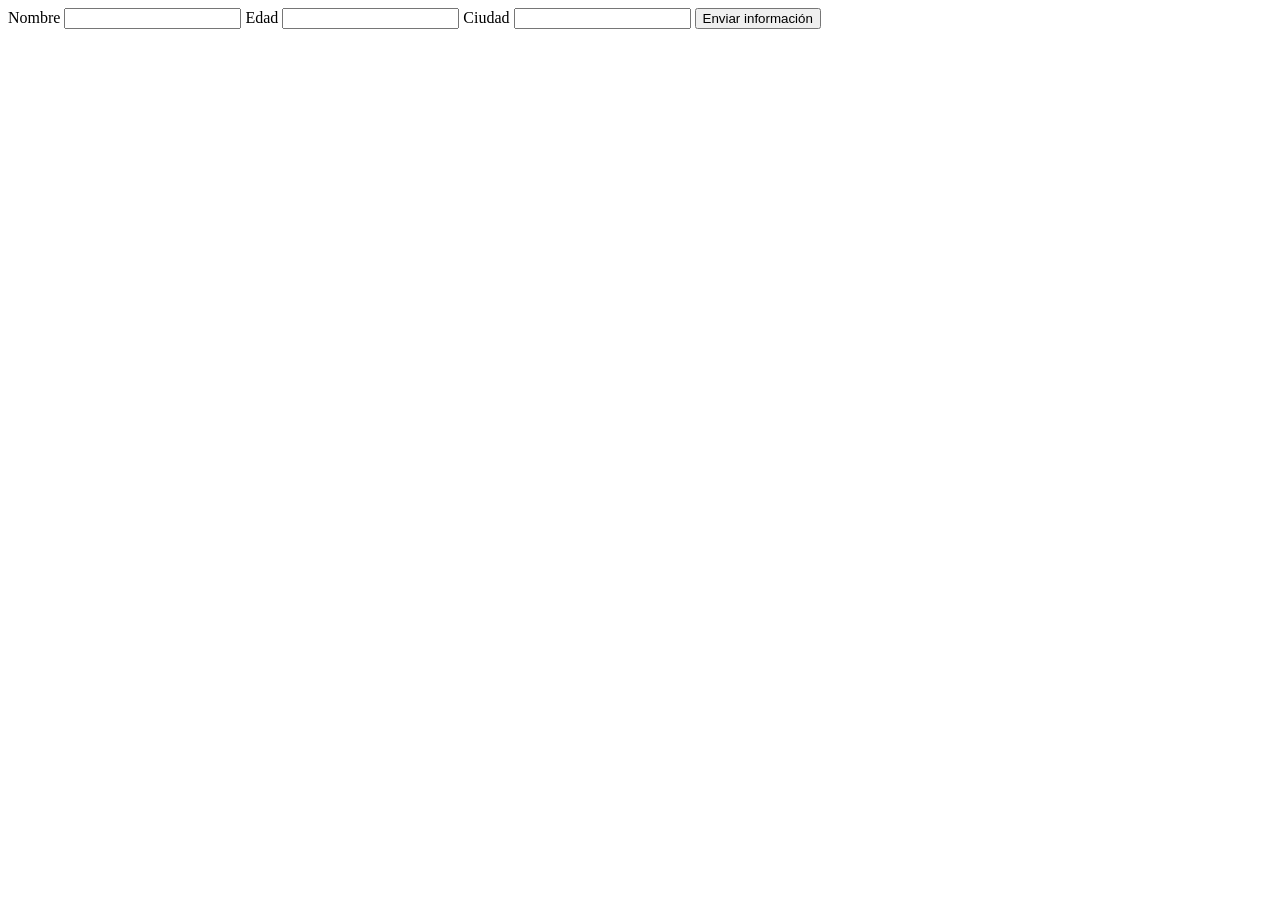
<file: index.html>
<!DOCTYPE html>
<html lang="en">

<head>
    <meta charset="UTF-8">
    <meta name="viewport" content="width=device-width, initial-scale=1.0">
    <title>Formularios</title>
</head>

<body>
    
<!-- Formulario 1 <form>
        <label for="Nombre">Nombre</label>
        <input type="Text" id="nombre" name="nombre">
        <button type="submit">Enviar</button>
    </form>  -->

<!-- <form action="https://httpbin.org/get" method="get">
<label for="libro">Buscar libro</label>
<input type="text" id="libro" name="titulo">
<button type="submit">Enviar</button>
</form> -->

<!-- <form action="https://httpbin.org/post" method="post">
<label for="nombre">Nombre</label>
<input type="text" id="nombre" name="nom">

<label for="apellido">Apellido</label>
<input type="text" id="apellido" name="apellido">

<button type="submit">Enviar</button> </form>
-->

<form action="https://httpbin.org/post" method="post">
<label for="nombre">Nombre</label>
<input type="text" id="nombre" name="nombre">

<label for="edad">Edad</label>
<input type="number" id="edad" name="edad">

<label for="Ciudad">Ciudad</label>
<input type="text" id="ciudad" name="ciudad">

<button type="submit">Enviar información</button>

</form>







</body>

</html>
</file>
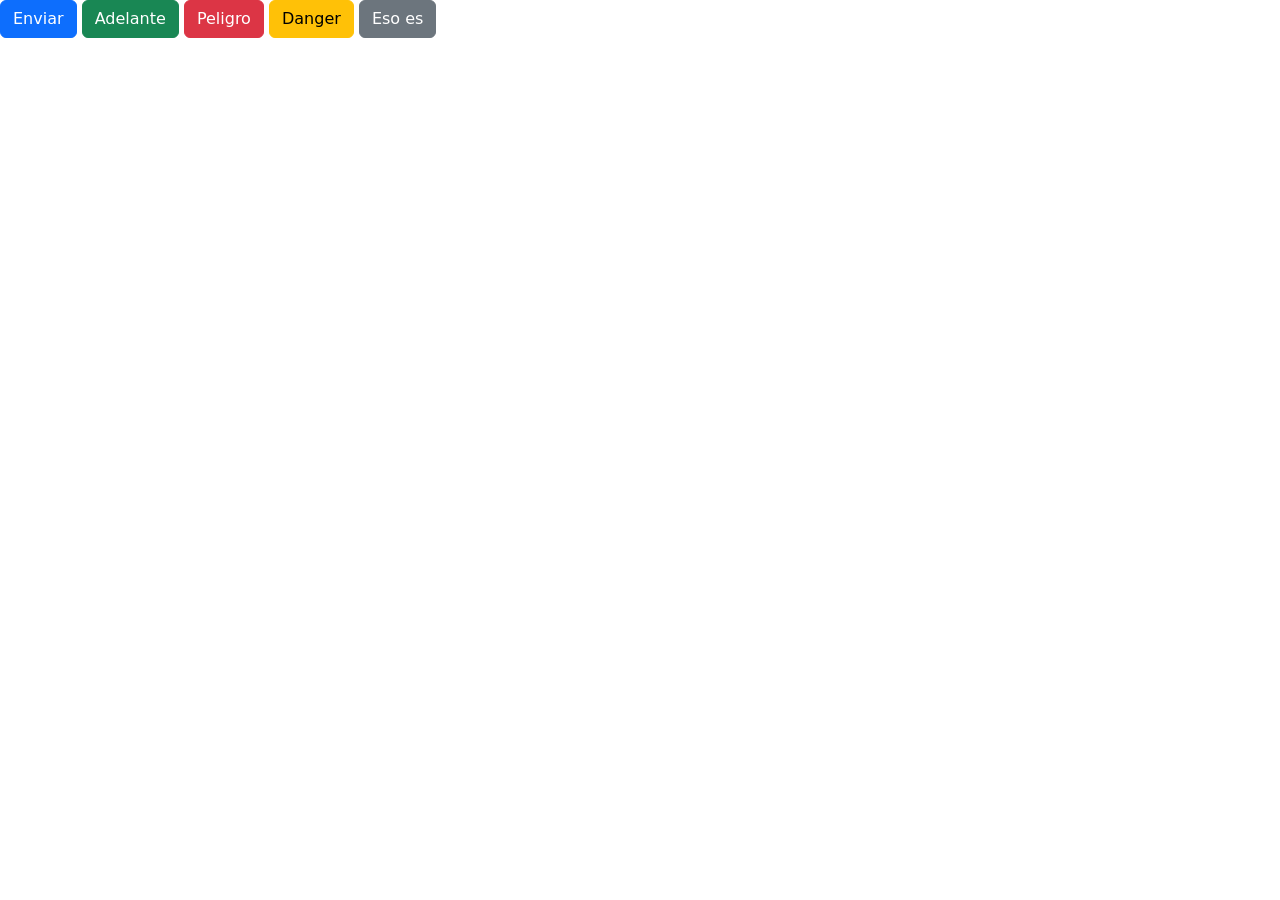
<file: bootstrap/index.html>
<!DOCTYPE html>
<html lang="en">
<head>
    <meta charset="UTF-8">
    <meta name="viewport" content="width=device-width, initial-scale=1.0">
    <title>Enlace externo para bootstrap</title>
    <link href="https://cdn.jsdelivr.net/npm/bootstrap@5.3.9/dist/css/bootstrap.min.css" rel="stylesheet">
</head>
<body>
<button class="btn btn-primary">Enviar</button>
<button class="btn btn-success">Adelante</button>
<button class="btn btn-danger">Peligro</button>
<button class="btn btn-warning">Danger</button>
<button class="btn btn-secondary">Eso es</button>

<script src="https://cdn.jsdelivr.net/npm/bootstrap@5.3.9/dist/js/bootstrap.bundle.min.js" integrity="sha384-WyOxWvTyr1QaMPfiPJSv76iReVthorl5uWlFtZPyK0IEB0hGzo9y5Bp9mYanr8Bu" crossorigin="anonymous"></script>
</body>

</html>
</file>
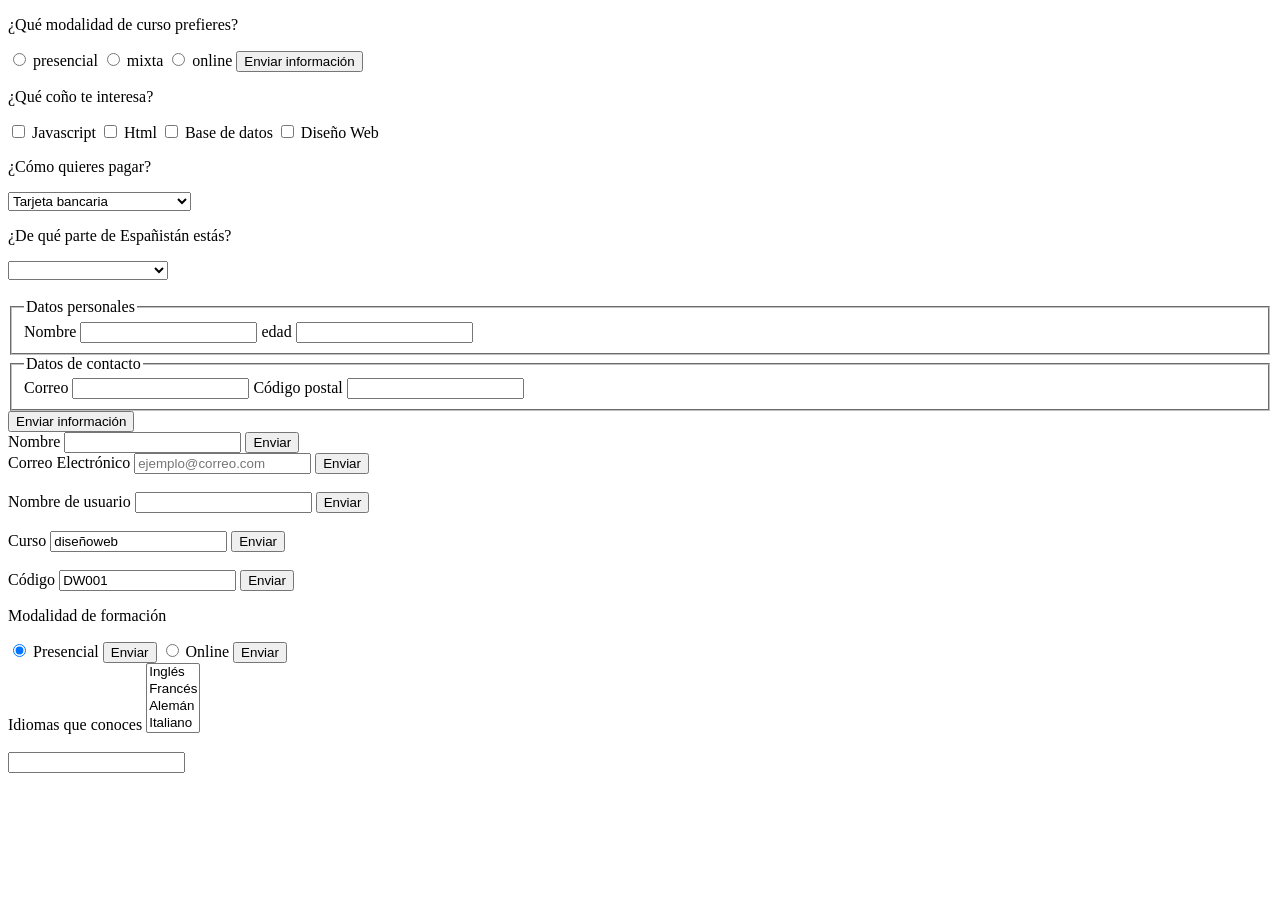
<file: contacto.html>
<!DOCTYPE html>
<html lang="en">
<head>
    <meta charset="UTF-8">
    <meta name="viewport" content="width=device-width, initial-scale=1.0">
    <title>Document</title>
</head>
<body>

<!-- <form action="https://httpbin.org/get" method="get">
<label for="nombre">Nombre</label>
<input type="text" id="nombre" name="nombre">

<label for="correoelectronico">Correo Electrónico</label>
<input type="email" id="correoelectronico" name="correoelectronico">

<label for="Asunto">Asunto</label>
<textarea id="asunto" name="asunto"></textarea>

<label for="Mensajelargo">Mensajelargo</label>
<textarea id="asunto" name="asunto" rows="5"> </textarea>

<label for="modalidaddelcurso">Modadidad del curso</label>
<input type="radio" name="modalidaddelcurso">Modalidaddelcurso</label>

</form> -->

<form action="https://httpbin.org/get" method="get">

<p>¿Qué modalidad de curso prefieres?</p>

<input type="radio" id="presencial" name="modalidad" value="presencial">
<label for="presencial">presencial</label>

<input type="radio" id="mixta" name="modalidad" value="mixta">
<label for="mixta">mixta</label>

<input type="radio" id="online" name="modalidad" value="online">
<label for="online">online</label>

<button type="Elegir">Enviar información</button>

<p>¿Qué coño te interesa?</p>

<input type="checkbox" id="javascript"
name="intereses" value="javascript">
<label for="javascript">Javascript</label>

<input type="checkbox" id="html"
name="intereses" value="html">
<label for="html">Html</label>

<input type="checkbox" id="basedatos"
name="intereses" value="basedatos">
<label for="basedatos">Base de datos</label>

<input type="checkbox" id="diseñoweb"
name="intereses" value="diseñoweb">
<label for="diseñoweb">Diseño Web</label>

<p>¿Cómo quieres pagar?</p>

<label for="pago" name="pago"></label>
<select id="pago">
<option value="tarjeta">Tarjeta bancaria</option>
<option value="metálico">Con monedillas de céntimo</option>
<option value="Paytimopal">PayTimopal</option>
<option value="Transferencia">Transferencia</option>
</select>

<p>¿De qué parte de Españistán estás?</p>
<label for="ciudad" name="ciudad"></label>
<select id="ciudad">
<option value="default"></option>
<option value="cordoba">Esaborioland</option>
<option value="granada">Mala Follá Land</option>
<option value="sevilla">MiArmaland</option>
<option value="almeria">Desierto</option>
<option value="jaen">Olivos por todas partes</option>
<option value="malaga">Tierra de guiris</option>
<option value="cadiz">Espetitos caros</option>
<option value="huelva">Huerva</option>
</select>

</form>

<br>

<form>
    <fieldset>
<legend>Datos personales</legend>
<label for="nombre">Nombre</label>
<input type="text" id="nombre" name="nombre">
<label for="edad">edad</label>
<input type="text" id="edad" name="edad">
    </fieldset>
<fieldset>
<legend>Datos de contacto</legend>
<label for="correo">Correo</label>
<input type="email" id="correo" name="correo">
<label for="codigopostal">Código postal</label>
<input type="number" id="codigopostal" name="codigopostal">
</fieldset>
<button type="Elegir">Enviar información</button>
</form>

<form>
<label for="nombre">Nombre</label>
<input type="text" id="nombre" name="nombre" required>
<button type="submit">Enviar</button>
</form>

<form>
<label for="correo">Correo Electrónico</label>
<input type="email"
id="correo"
name="correo"
placeholder="ejemplo@correo.com">
<button type="submit">Enviar</button>
</form>

<br>

<form>
<label for="usuario">Nombre de usuario</label>
<input type="text"
id="usuario"
name="usuario"
minlength="4"
maxlength="15">
<button type="submit">Enviar</button>
</form>

<br>

<form action="https://httpbin.org/get" method="get">
<label for="curso">Curso</label>
<input type="text"
id="curso"
name="curso"
value="diseñoweb"
readonly>
<button type="submit">Enviar</button>
</form>

<br>
    
<form action="https://httpbin.org/get" method="get"></form>
<label for="codigo">Código</label>
<input type="text"
id="codigo"
name="codigo"
value="DW001"
readonly>
<button type="submit">Enviar</button>
</form>

<form>
<p>Modalidad de formación</p>

<input type="radio"
id="presencial"
name="modalidad"
value="presencial"
checked>
<label for="presencial">Presencial</label>
<button type="submit">Enviar</button>

<input type="radio"
id="online"
name="modalidad"
value="online">
<label for="online">Online</label>
<button type="submit">Enviar</button>
</form>

<label for="idiomas">Idiomas que conoces</label>
<select id="idiomas" name="idiomas" multiple size="4"></label>
<option value="ingles">Inglés</option>
<option value="frances">Francés</option>
<option value="aleman">Alemán</option>
<option value="italiano">Italiano</option>
<button type="submit">Enviar</button>
</select>

<br>
<br>

<!-- <form>
<label for="buscar">Buscar</label>
<input type="text"
id="buscar"
name="buscar"
autofocus>
</form> -->

<form>
<input type="text"
id="codigo"
name="codigo"
pattern="[0-9]{4}"
title="Introduce cuatro números"
required>
</form>




</body>
</html>
</file>
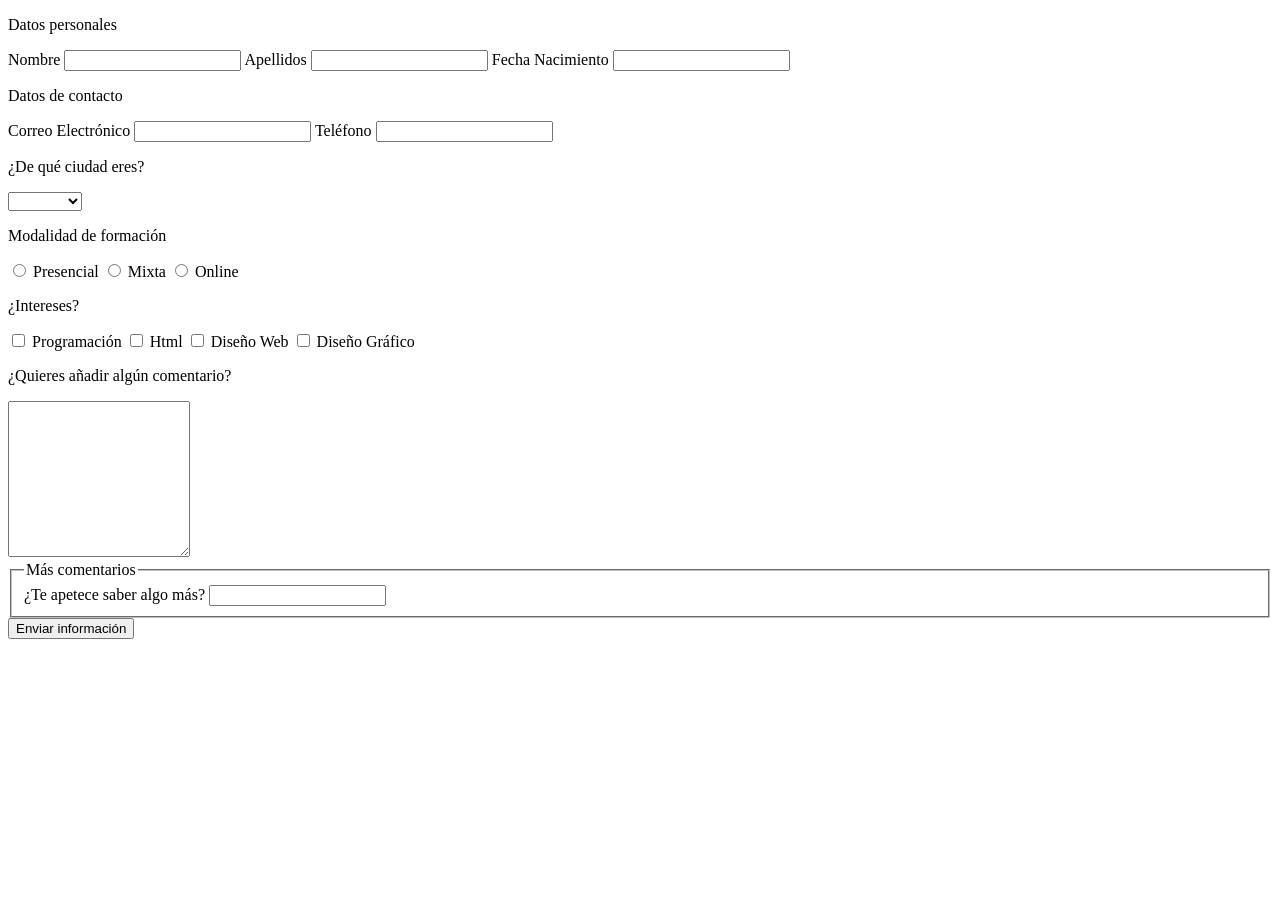
<file: ejercicio.html>
<!DOCTYPE html>
<html lang="en">

<head>
    <meta charset="UTF-8">
    <meta name="viewport" content="width=device-width, initial-scale=1.0">
    <title>Ejercicio</title>
</head>

<body>

    <form action="https://httpbin.org/get" method="get">
        <p>Datos personales</p>

        <label for="nombre">Nombre</label>
        <input type="text" id="nombre" name="nombre">

        <label for="apellidos">Apellidos</label>
        <input type="text" id="apellidos" name="apellidos">
        <label for="fechanacimiento">Fecha Nacimiento</label>
        <input id="number" name="asunto"></input>

        <p>Datos de contacto</p>

        <label for="correoelectronico">Correo Electrónico</label>
        <input type="email" id="correoelectronico" name="correoelectronico">

        <label for="telefono">Teléfono</label>
        <input type="number" name="telefono"></input>
        
        <p>¿De qué ciudad eres?</p>
        
        <label for="ciudad" name="ciudad"></label>
        <select id="ciudad">
            <option value="default"></option>
            <option value="cordoba">Córdoba</option>
            <option value="granada">Graná</option>
            <option value="sevilla">Sevilla</option>
            <option value="almeria">Almería</option>
            <option value="jaen">Jaén</option>
            <option value="malaga">Málaga</option>
            <option value="cadiz">Cádiz</option>
            <option value="huelva">Huelva</option>
</select>

<p>Modalidad de formación</p>

<input type="radio" id="presencial" name="modalidad" value="presencial">
<label for="presencial">Presencial</label>

<input type="radio" id="mixta" name="modalidad" value="mixta">
<label for="mixta">Mixta</label>

<input type="radio" id="online" name="modalidad" value="online">
<label for="online">Online</label>

<p>¿Intereses?</p>
<input type="checkbox" id="programacion"
name="intereses" value="programacion">
<label for="programacion">Programación</label>

<input type="checkbox" id="html"
name="intereses" value="html">
<label for="html">Html</label>

<input type="checkbox" id="diseñoweb"
name="intereses" value="diseñoweb">
<label for="diseñoweb">Diseño Web</label>

<input type="checkbox" id="diseñografico"
name="intereses" value="diseñografico">
<label for="diseñografico">Diseño Gráfico</label>

<p>¿Quieres añadir algún comentario?</p>
<label for="Mensajelargo"></label>
<textarea id="asunto" name="asunto" rows="10"> </textarea>

<br>

<fieldset>
<legend>Más comentarios</legend>
<label for="comentarios">¿Te apetece saber algo más?</label>
<input type="text" id="comentarios" name="comentarios">
    </fieldset>
</fieldset>

<button type="Elegir">Enviar información</button>

    </form>

</body>

</html>
</file>
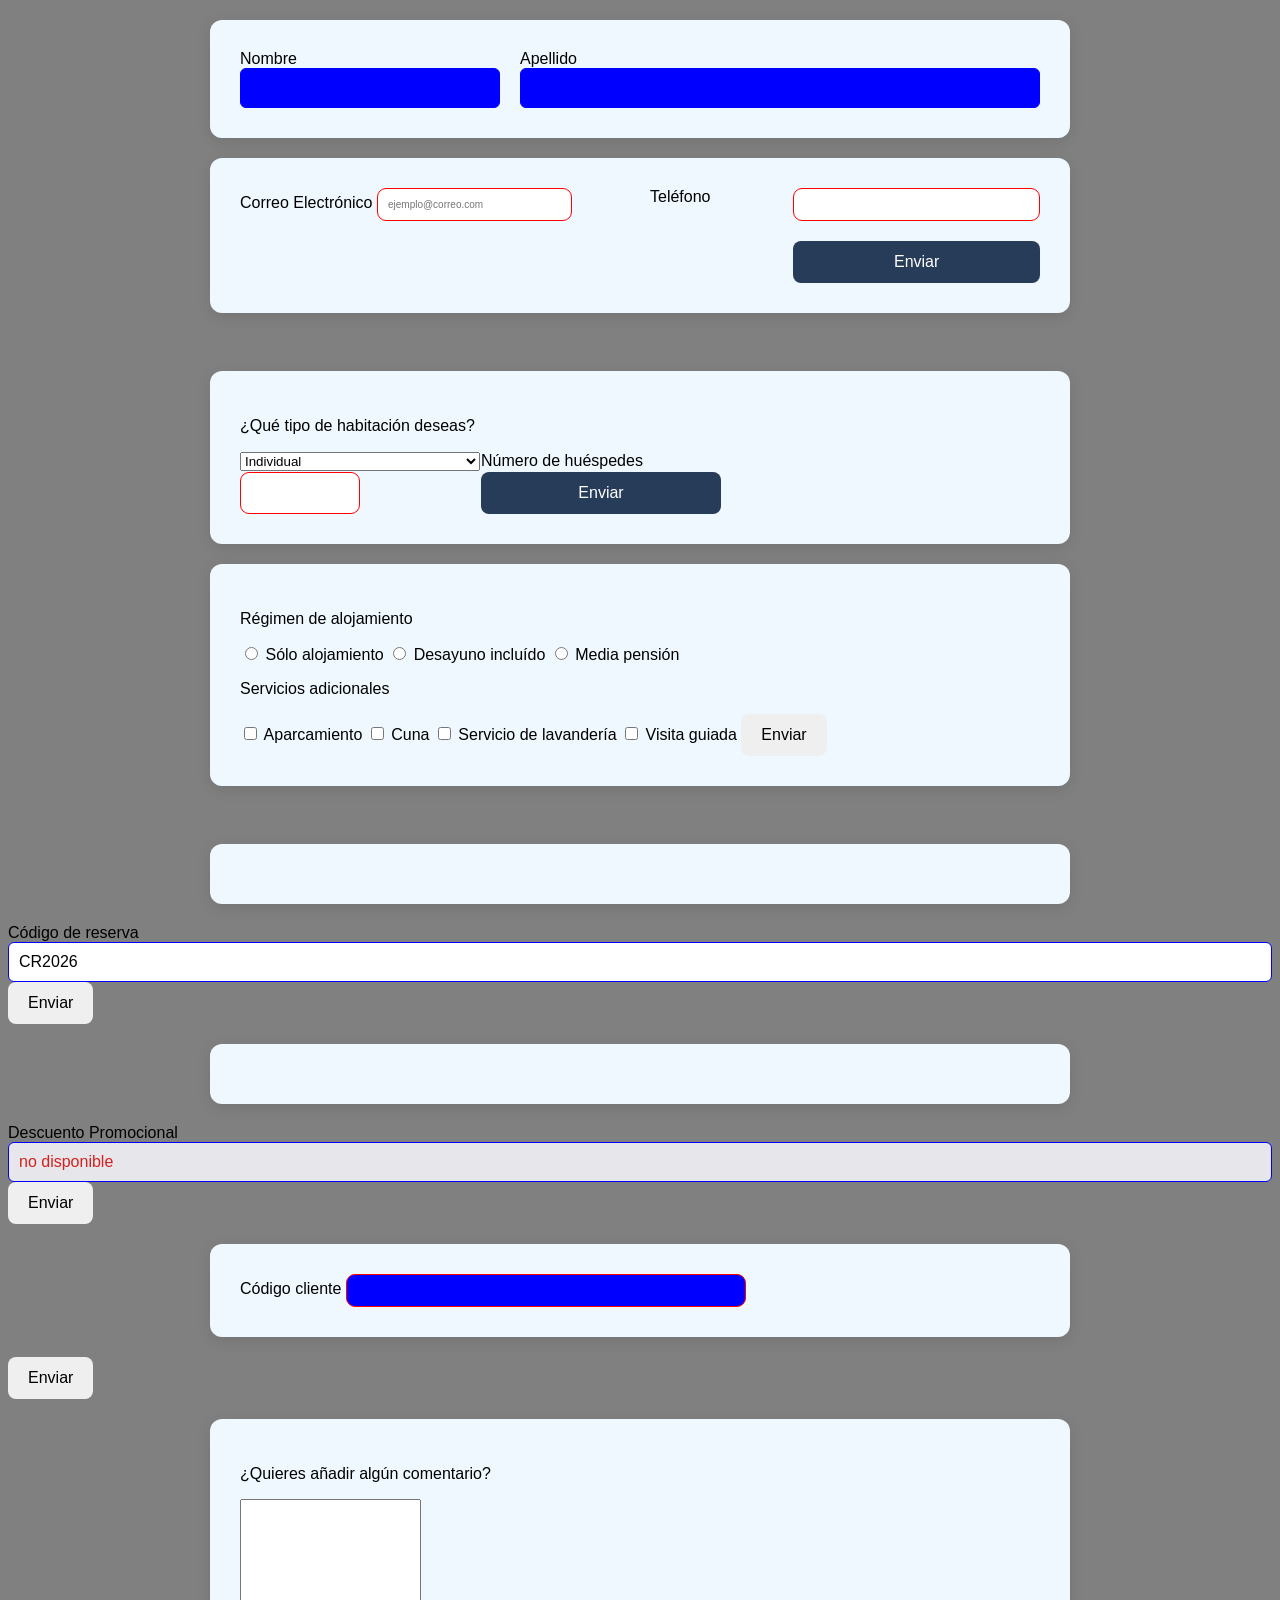
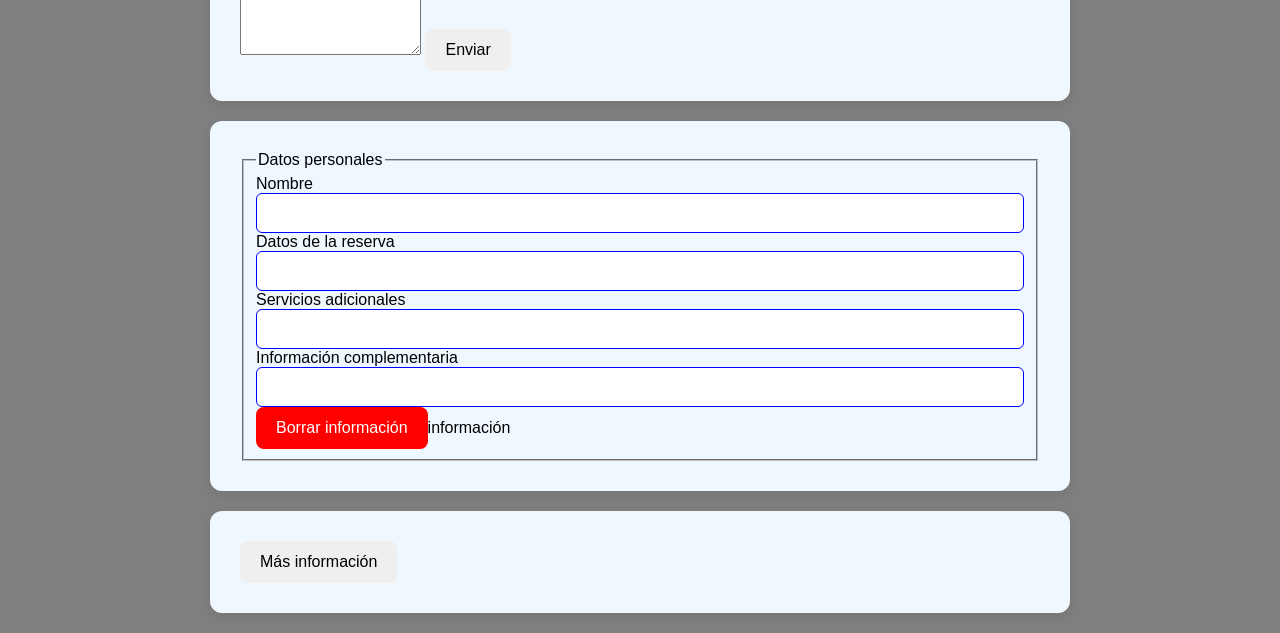
<file: ejerciciocasarural.html>
<!DOCTYPE html>
<html lang="en">

<head>
    <meta charset="UTF-8">
    <meta name="viewport" content="width=device-width, initial-scale=1.0">
    <title>Ejercicio casa rural</title>
    <link rel="stylesheet" href="./css/estilos.css">
</head>

<body>
    <form>

        <div class="fila">

            <div class="campo">
                <label for="nombre">Nombre</label>
                <input type="text" id="nombre" name="nombre" required minlength="3">

            </div>

            <div class="campo">
                <label for="apellido">Apellido</label>
                <input type="text" id="apellido" name="apellido" required minlength="3">

            </div>

        </div>

    </form>

    <form>

        <div class="fila2">

            <div class="campo">
            <label for="correo">Correo Electrónico</label>
            <input type="email" id="correo" name="correo" placeholder="ejemplo@correo.com">
            </div>
            <div class="fila">
            <label for="telefono">Teléfono</label>
            <input type="tel" id="telefono" name="telefono" maxlength="9">
            <br>
            <button class="boton-enviar" type="submit">Enviar</button>
<!-- <label for="edad">Edad</label>
            <input type="number" id="edad" name="edad" min="18" maxl="100">
            <button type="submit">Enviar</button> -->
            </div>
        </div>

    </form>

    </div>

    <br>

    <form>

        <div class="campo">
        <div class="fila3">

        <p>¿Qué tipo de habitación deseas?</p>
        <label for="habitación" name="habitacion"></label>
        <select id="habitacion">
            <option value="individual">Individual</option>
            <option value="doble">Doble</option>
            <option value="Familiar">Familiar</option>
        </select>
        <label for="huespedes">Número de huéspedes</label>
            <input type="number" id="huespedes" name="huespedes" min="1" max="6">
            <button class="boton-enviar" type="submit">Enviar</button>
        </div>
        </div>

    </form>

    <form>

            <!-- <label for="fecha">Fecha llegada</label>
            <input type="date" id="fecha" name="fecha"> -->

            

            <p>Régimen de alojamiento</p>

            <input type="radio" id="soloalojamiento" name="modalidad" value="soloalojamiento">
            <label for="soloalojamiento">Sólo alojamiento</label>

            <input type="radio" id="desayuno" name="modalidad" value="desayuno">
            <label for="desayuno">Desayuno incluído</label>

            <input type="radio" id="mediapension" name="modalidad" value="mediapension">
            <label for="mediapension">Media pensión</label>

            <p>Servicios adicionales</p>

            <input type="checkbox" id="aparcamiento" name="adicionales" value="aparcamiento">
            <label for="aparcamiento">Aparcamiento</label>

            <input type="checkbox" id="cuna" name="adicionales" value="cuna">
            <label for="cuna">Cuna</label>

            <input type="checkbox" id="lavanderia" name="adicionales" value="lavanderia">
            <label for="lavanderia">Servicio de lavandería</label>

            <input type="checkbox" id="visita" name="adicionales" value="visita">
            <label for="visita">Visita guiada</label>

            <button type="submit">Enviar</button>

        </form>

        <br>

        <form action="https://httpbin.org/get" method="get"></form>
        <label for="codigo">Código de reserva</label>
        <input type="text" id="codigo" name="codigo" value="CR2026" readonly>
        <button type="submit">Enviar</button>
    </form>

    <br>

    <form action="https://httpbin.org/get" method="get"></form>

    <label for="descuento">Descuento Promocional</label>
    <input type="text" id="descuento" name="descuento" value="no disponible" disabled>
    <button type="submit">Enviar</button>
    </form>

    <form>
        <label for="codigocliente">Código cliente</label>
        <!-- <input type="number" id="codigocliente" name="codigocliente" required
pattern="[0-6]{6}"> -->
        <input type="number" id="codigocliente" name="codigocliente" pattern="[0-9]{4}" title="Introduce seis números"
            required>
    </form>
    <button type="submit">Enviar</button>
    </form>
    <form action="https://httpbin.org/get" method="get">
        <p>¿Quieres añadir algún comentario?</p>
        <label for="Mensajelargo"></label>
        <textarea id="asunto" name="asunto" rows="10"> </textarea>
        <button type="reset">Enviar</button>
    </form>

    <!--Organización y envío-->

    <form action="https://httpbin.org/get" method="get">
        <fieldset>
            <legend>Datos personales</legend>
            <label for="nombre">Nombre</label>
            <input type="text" id="nombre" name="nombre">

            <label for="reserva">Datos de la reserva</label>
            <input type="text" id="reserva" name="reserva">

            <br>

            <label for="serviciosadicionales">Servicios adicionales</label>
            <input type="text" id="serviciosadicionales" name="serviciosadicionales">

            <label for="complementaria">Información complementaria</label>
            <input type="text" id="complementaria" name="complementaria">

            <button class="boton-borrar" type="reset">Borrar información</button>información</button>
        </fieldset>
    </form>

    <form>
    <button type="button" popovertarget="informacion">
        Más información
    </button>

<br>


    <div id="informacion" popover>
        <h1>Información sobre el alojamiento</h1>

        <h2> Villa Chusmeo
        </h2>

        <h3> Ubicada en plena sierra de Córdoba </h3>

        <p>Ideal para hacer barbacoas y tener buenas borracheras al aire libre</p>

        <button type="button" popovertarget="informacion" popovertargetaction="hide">
            Cerrar
        </button>

    </div>


    </form>



















</body>

</html>
</file>
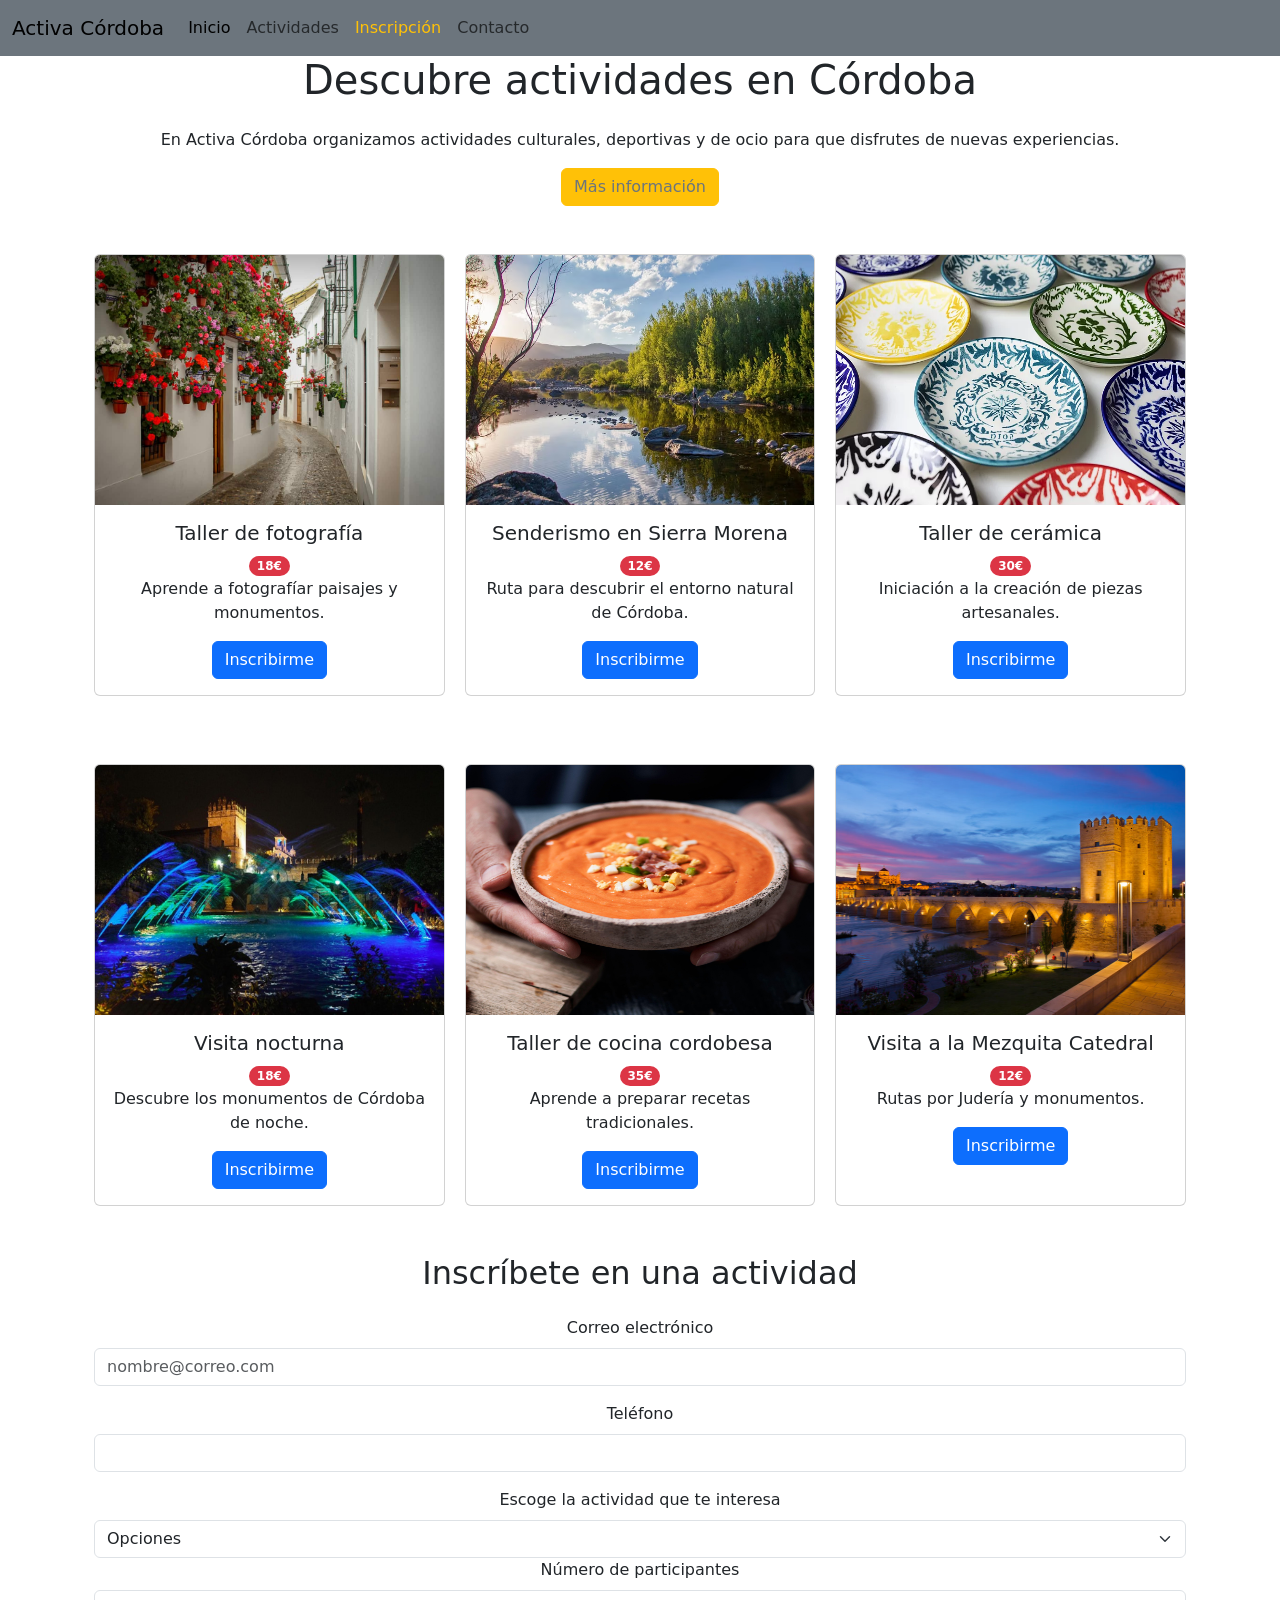
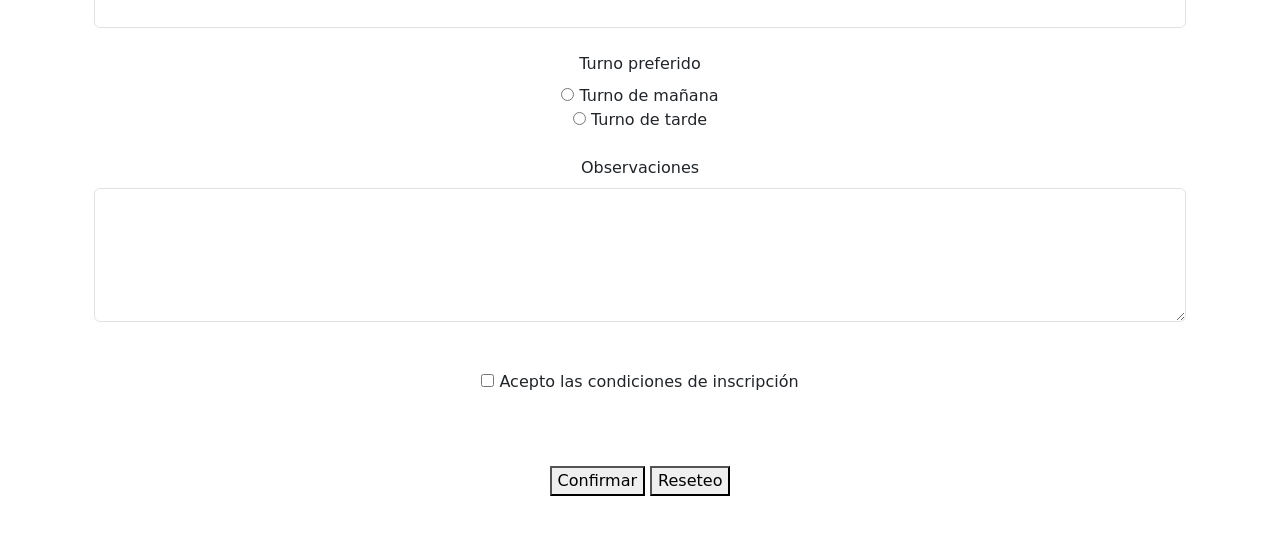
<file: bootstrap/index2.html>
<!DOCTYPE html>
<html lang="en">

<head>
  <meta charset="UTF-8">
  <meta name="viewport" content="width=device-width, initial-scale=1.0">
  <title>Activa Córdoba</title>
  <link href="recursos/bootstrap.min.css" rel="stylesheet">
  <link rel="stylesheet" href="./css/estilos.css">
</head>

<body>
  <!-- <button class="btn btn-primary">Enviar</button>
<button class="btn btn-success">Adelante</button>
<button class="btn btn-danger">Peligro</button>
<button class="btn btn-warning">Danger</button>
<button class="btn btn-secondary">Eso es</button> -->

  <nav class="navbar navbar-expand-lg bg-secondary text-primary">

    <div class="container-fluid">
      <a class="navbar-brand" href="#">Activa Córdoba</a>
      <button class="navbar-toggler" type="button" data-bs-toggle="collapse" data-bs-target="#navbarNav"
        aria-controls="navbarNav" aria-expanded="false" aria-label="Toggle navigation">
        <span class="navbar-toggler-icon"></span>
      </button>
      <div class="collapse navbar-collapse" id="navbarNav">
        <ul class="navbar-nav">
          <li class="nav-item">
            <a class="nav-link active" aria-current="page" href="#">Inicio</a>
          </li>
          <li class="nav-item">
            <a class="nav-link" href="#">Actividades</a>
          </li>
          <li class="nav-item">
            <a class="nav-link text-warning" href="#">Inscripción</a>
          </li>
          <li class="nav-item">
            <a class="nav-link" href="#">Contacto</a>
          </li>
        </ul>
      </div>
    </div>
  </nav>

  <main class="container text-center mb-5">
    <h1 class="mb-4">Descubre actividades en Córdoba</h1>
    <p>En Activa Córdoba organizamos actividades
      culturales, deportivas y de ocio para que
      disfrutes de nuevas experiencias.
    </p>
    <a href="actividades" class="btn btn-warning text-secondary">Más información</a>


    <div class="container"
      style="display:grid; gap:20px; grid-template-columns: 1fr 1fr 1fr; grid-template-rows: 1fr 1fr;">


      <div class="card mt-5">
        <img src="img/Priego-de-cordoba-8.jpg" class="card-img-top" alt="ciudaddenoche">
        <div class="card-body">
          <h5 class="card-title">Taller de fotografía</h5>
          <span class="badge rounded-pill text-bg-danger">18€</span>
          <p class="card-text">Aprende a fotografíar paisajes y monumentos.</p>
          <a href="#" class="btn btn-primary">Inscribirme</a>
        </div>
      </div>

      <div class="card mt-5">
        <img src="img/imagepng.avif" class="card-img-top" alt="sierramorena">
        <div class="card-body">
          <h5 class="card-title">Senderismo en Sierra Morena</h5>
          <span class="badge rounded-pill text-bg-danger">12€</span>
          <p class="card-text">Ruta para descubrir el entorno natural de Córdoba.</p>
          <a href="#" class="btn btn-primary">Inscribirme</a>
        </div>
      </div>

      <div class="card mt-5">
        <img src="img/ceramica.webp" class="card-img-top" alt="ceramica">
        <div class="card-body">
          <h5 class="card-title">Taller de cerámica</h5>
          <span class="badge rounded-pill text-bg-danger">30€</span>
          <p class="card-text">Iniciación a la creación de piezas artesanales.</p>
          <a href="#" class="btn btn-primary">Inscribirme</a>
        </div>
      </div>


      <div class="card mt-5">
        <img src="img/cordoban_4.jpg" class="card-img-top" alt="feriamayo">
        <div class="card-body">
          <h5 class="card-title">Visita nocturna</h5>
          <span class="badge rounded-pill text-bg-danger">18€</span>
          <p class="card-text">Descubre los monumentos de Córdoba de noche.</p>
          <a href="#" class="btn btn-primary">Inscribirme</a>
        </div>
      </div>

      <div class="card mt-5">
        <img src="img/2CMGMJJ (1).webp" class="card-img-top" alt="comidarica">
        <div class="card-body">
          <h5 class="card-title">Taller de cocina cordobesa</h5>
          <span class="badge rounded-pill text-bg-danger">35€</span>
          <p class="card-text">Aprende a preparar recetas tradicionales.</p>
          <a href="#" class="btn btn-primary">Inscribirme</a>
        </div>
      </div>

      <div class="card mt-5">
        <img src="img/dreamstimemaximum_34715753.jpg" class="card-img-top" alt="mezquita">
        <div class="card-body">
          <h5 class="card-title">Visita a la Mezquita Catedral</h5>
          <span class="badge rounded-pill text-bg-danger">12€</span>
          <p class="card-text">Rutas por Judería y monumentos.</p>
          <a href="#" class="btn btn-primary">Inscribirme</a>
        </div>
      </div>
    </div>
  
  <section id="inscripcion" class="container my-5">
<h2 class="text-center mb-4">Inscríbete en una actividad</h2>

<form action="https://httpbin.org/get method: get"></form>
<div class="mb-3">
<label for="correo" class="form-label">Correo electrónico</label>
<input type="email" class="form-control" id="correo" name="correo" placeholder="nombre@correo.com" required>
</div>

<div class="mb-3">
<label for="telefono" class="form-label">Teléfono</label>
<input type="tel" class="form-control" id="telefono" name="telefono" required>
</div>

<div class="form-field">
  <label for="fieldSelect" class="form-label">Escoge la actividad que te interesa</label>
  <select class="form-select" id="fieldSelect">
    <option selected>Opciones</option>
    <option value="1">Taller de fotografía</option>
    <option value="2">Senderismo en Sierra Morena</option>
    <option value="3">Taller de cerámica</option>
     <option value="4">Visita nocturna</option>
    <option value="5">Taller de cocina cordobesa</option>
    <option value="6">Visita a la Mezquita Catedral</option>
  </select>
</div>

<div class="form-field">
<label for="participantes" class="form-label">Número de participantes</label>
<input type="number" class="form-control" id="participantes" name="participantes" min="1" max="5" required>
</div>
<br>

<p class="form-label">Turno preferido</p>

<div class="form-field">
  <input type="radio" id="mañana" class="radio" name="fieldRadioGroup">
  <label for="mañana">Turno de mañana</label>
</div>
<div class="form-field">
  <input type="radio" id="tarde" class="radio" name="fieldRadioGroup">
  <label for="tarde">Turno de tarde</label>
</div>
<br>
<div class="form-field">
  <label for="exampleFormControlTextarea2" class="form-label">Observaciones</label>
  <br>
  <textarea class="form-control" id="exampleFormControlTextarea2" rows="5"></textarea>
</div>
<br>
<br>
<div class="form-field">
  <input type="checkbox" id="checkLabel" class="check" />
  <label for="checkLabel">Acepto las condiciones de inscripción</label>
</div>
<br>
<br>
<div>
  <br>
<button type="submit" class="btn-solid theme-primary">Confirmar</button>
<button type="reset" class="btn-outline theme-primary">Reseteo</button>
</div>

  </section>

</main>
  <script src="recursos/bootstrap.min.js"></script>
</body>

</html>
</file>
<file: css/estilos.css>
input[type="text"] {
width: 100%;
padding: 10px;
border: 1px solid blue;
border-radius: 6px;
font-size: 16px;
box-sizing: border-box;
}
input[type="email"] {
width: 50%;
padding: 10px;
border: 1px solid red;
border-radius: 9px;
font-size: 10px;
box-sizing: border-box;
}
input[type="number"] {
width: 50%;
padding: 10px;
border: 1px solid red;
border-radius: 9px;
font-size: 10px;
box-sizing: border-box;
}
input[type="tel"] {
width: 100%;
padding: 10px;
border: 1px solid red;
border-radius: 9px;
font-size: 10px;
box-sizing: border-box;
}
input:focus,
select:focus,
textarea:focus {
border-color: #1976a3;
outline: 2px solid #b8dcef; 
}
input:disabled {
background-color: #e7e7eb;
color: #d42020;
cursor: not-allowed;
}
input:required:valid {
border-color: green;
}

body {
background-color: grey;
font-family:'Gill Sans', 'Gill Sans MT', Calibri, 'Trebuchet MS', sans-serif;
font-size: 16px;
}
form {
max-width: 800px;
margin: 20px auto;
padding: 30px; 
/* text-align: justify;
align-items: justify; */
background-color: aliceblue;
border-radius: 12px;
box-shadow: 0 4px 15px rgba(0, 0, 0, 0.1);
}
.fila {
display: grid;
grid-template-columns: 1fr 2fr;
gap: 20px;
}
.fila2 {
display: grid; 
grid-template-columns: 2fr 2fr;
gap: 20px;
}
.fila3 {
display: grid; 
grid-template-columns: 30% 30%;
gap: 1px;
}

/* fieldset {
border: 1px solid #cdb5e1;
border-radius: 10px;
padding: 20px;
margin-bottom: 25px; 
}
legend {
font-size: 20px;
font-weight: 20px;
color: blue;
padding: 0 10px; 
}

.campo {
background-color: blue;
} */

input:required {
background-color: blue; 
}

button {
padding: 12px 20px;
border: none;
border-radius: 8px;
cursor: pointer;
font-size: 16px;
transition: background-color 0.3s ease; 
}
.boton-enviar {
background-color: #263c59;
color: white;
}

.boton-enviar:hover {
background-color: #1976a3;
}

.boton-borrar {
background-color: red; 
color: white;
}

.boton-borrar:hover {
background-color: purple; 
}

[popover] {
width: 400px;
padding: 25px;
background-color: beige;
border: none;
border-radius: 12px;
box-shadow: 0 5px 20px rgba(0, 0, 0, 0.3);
}
[popover]::backdrop {
background-color: rgba(0, 0, 0, 0.5);
}

/* #informacion2 {
width: 400px;
padding: 25px; 
background-color: pink;
border: none;
border-radius: 20px;
box-shadow: 0 5px 20px rgba(0, 0, 0, 0.3);
}

[popover]::backdrop {
background-color: rgba(0, 0, 0, 0.7); 
}*/

[popover]:popover-open {
    animation: aparecer 0.4s ease-out;
}

@keyframes aparecer {
    from {
opacity: 0;
transform: scale(0.9);
    }

    to {
opacity: 1;
transform: scale(1);
    }

}
.grid {
    display: grid;
    grid-template-columns: repeat(3, 1fr);
    gap: 20px;
    height: 450px;
    width: 100%;
}
.card-img-top {
    height: 200px;
}
</file>
<file: bootstrap/css/estilos.css>
/*.grid {
    display: grid;
    grid-template-columns: repeat(3, 1fr);
    gap: 10px;
}*/
.card-img-top {
    height: 250px;
}
</file>
